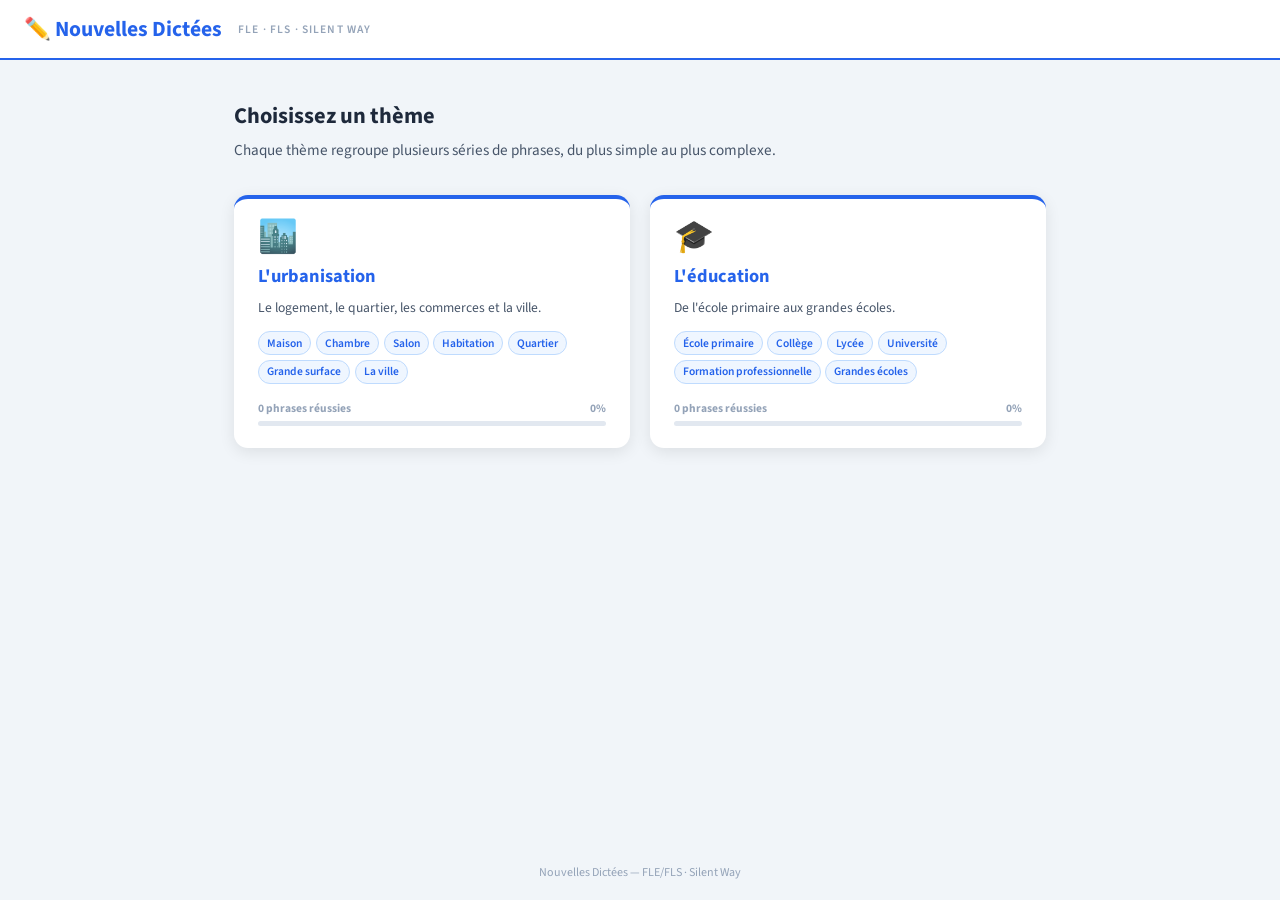
<file: index.html>
<!DOCTYPE html>
<html lang="fr">
<head>
  <meta charset="UTF-8">
  <meta name="viewport" content="width=device-width, initial-scale=1.0">
  <title>Nouvelles Dictées — FLE/FLS</title>
  <link rel="preconnect" href="https://fonts.googleapis.com">
  <link rel="stylesheet" href="https://fonts.googleapis.com/css2?family=Source+Sans+3:wght@400;600;700&family=Lato:wght@400;700&display=swap">
  <style>
    *, *::before, *::after { box-sizing: border-box; margin: 0; padding: 0; }
    :root {
      --bleu:       #2563EB;
      --bleu-clair: #EFF6FF;
      --bleu-bord:  #BFDBFE;
      --vert:       #16A34A;
      --vert-clair: #F0FFF4;
      --gris-1:     #1E293B;
      --gris-2:     #475569;
      --gris-3:     #94A3B8;
      --gris-4:     #E2E8F0;
      --gris-5:     #F8FAFC;
      --blanc:      #FFFFFF;
      --ombre:      0 4px 16px rgba(0,0,0,0.09);
      --rayon:      14px;
      --fonte:      'Source Sans 3', sans-serif;
    }
    body {
      font-family: var(--fonte);
      background: #F1F5F9;
      color: var(--gris-1);
      min-height: 100vh;
      display: flex;
      flex-direction: column;
    }
    header {
      background: var(--blanc);
      border-bottom: 2px solid var(--bleu);
      padding: 0 1.5rem;
      height: 60px;
      display: flex;
      align-items: center;
      gap: 1rem;
    }
    header h1 {
      font-size: 1.35rem;
      font-weight: 700;
      color: var(--bleu);
    }
    header .sous-titre {
      font-size: 0.72rem;
      color: var(--gris-3);
      font-weight: 600;
      letter-spacing: 0.1em;
      text-transform: uppercase;
    }
    main {
      flex: 1;
      padding: 2.5rem 1.5rem;
      max-width: 860px;
      margin: 0 auto;
      width: 100%;
    }
    .intro {
      margin-bottom: 2rem;
    }
    .intro h2 {
      font-size: 1.4rem;
      font-weight: 700;
      color: var(--gris-1);
      margin-bottom: 0.4rem;
    }
    .intro p {
      font-size: 0.95rem;
      color: var(--gris-2);
      line-height: 1.6;
    }
    .grille-themes {
      display: grid;
      grid-template-columns: repeat(auto-fill, minmax(260px, 1fr));
      gap: 1.2rem;
    }
    .carte-theme {
      background: var(--blanc);
      border-radius: var(--rayon);
      box-shadow: var(--ombre);
      border-top: 4px solid var(--bleu);
      padding: 1.4rem 1.5rem;
      text-decoration: none;
      color: inherit;
      display: flex;
      flex-direction: column;
      gap: 0.6rem;
      transition: transform 0.15s, box-shadow 0.15s;
      cursor: pointer;
    }
    .carte-theme:hover {
      transform: translateY(-3px);
      box-shadow: 0 8px 24px rgba(0,0,0,0.13);
    }
    .carte-theme .icone { font-size: 2rem; line-height: 1; }
    .carte-theme .nom {
      font-size: 1.15rem;
      font-weight: 700;
      color: var(--bleu);
    }
    .carte-theme .description {
      font-size: 0.85rem;
      color: var(--gris-2);
      line-height: 1.5;
    }
    .carte-theme .sous-themes {
      display: flex;
      flex-wrap: wrap;
      gap: 0.3rem;
      margin-top: 0.2rem;
    }
    .carte-theme .tag-sous-theme {
      font-size: 0.72rem;
      font-weight: 600;
      background: var(--bleu-clair);
      color: var(--bleu);
      border: 1px solid var(--bleu-bord);
      padding: 0.15rem 0.5rem;
      border-radius: 20px;
    }
    .carte-theme .progression {
      margin-top: 0.4rem;
    }
    .carte-theme .progression-texte {
      display: flex;
      justify-content: space-between;
      font-size: 0.72rem;
      font-weight: 700;
      color: var(--gris-3);
      margin-bottom: 0.25rem;
    }
    .carte-theme .barre {
      height: 5px;
      background: var(--gris-4);
      border-radius: 3px;
      overflow: hidden;
    }
    .carte-theme .barre-fill {
      height: 100%;
      background: var(--vert);
      border-radius: 3px;
      transition: width 0.5s;
    }
    .carte-theme.bientot {
      opacity: 0.5;
      cursor: not-allowed;
      pointer-events: none;
      border-top-color: var(--gris-3);
    }
    .carte-theme.bientot .nom { color: var(--gris-2); }
    .badge-bientot {
      font-size: 0.7rem;
      font-weight: 700;
      background: var(--gris-4);
      color: var(--gris-3);
      padding: 0.1rem 0.5rem;
      border-radius: 20px;
      align-self: flex-start;
    }
    footer {
      text-align: center;
      padding: 1.2rem;
      font-size: 0.75rem;
      color: var(--gris-3);
    }
  </style>
</head>
<body>

<header>
  <h1>✏️ Nouvelles Dictées</h1>
  <span class="sous-titre">FLE · FLS · Silent Way</span>
</header>

<main>
  <div class="intro">
    <h2>Choisissez un thème</h2>
    <p>Chaque thème regroupe plusieurs séries de phrases, du plus simple au plus complexe.</p>
  </div>

  <div class="grille-themes" id="grille"></div>
</main>

<footer>Nouvelles Dictées — FLE/FLS · Silent Way</footer>

<script>
// ── Définition des thèmes englobants ───────────────────────────────────────
const THEMES = [
  {
    id: 'urbanisation',
    nom: "L'urbanisation",
    icone: '🏙️',
    description: "Le logement, le quartier, les commerces et la ville.",
    sousThemes: ['Maison', 'Chambre', 'Salon', 'Habitation', 'Quartier', 'Grande surface', 'La ville'],
    dossier: 'urbanisation/index.html',
    actif: true,
  },
  {
    id: 'education',
    nom: "L'éducation",
    icone: '🎓',
    description: "De l'école primaire aux grandes écoles.",
    sousThemes: ['École primaire', 'Collège', 'Lycée', 'Université', 'Formation professionnelle', 'Grandes écoles'],
    dossier: 'education/index.html',
    actif: true,
  },
  // Futurs thèmes — décommenter quand les dossiers sont prêts :
  // {
  //   id: 'etudes',
  //   nom: "Les études",
  //   icone: '🎓',
  //   description: "De l'école primaire aux grandes écoles.",
  //   sousThemes: ["L'école", "Le collège", "Le lycée", "L'université"],
  //   dossier: 'etudes/index.html',
  //   actif: false,
  // },
  // {
  //   id: 'religions',
  //   nom: "Religions et laïcité",
  //   icone: '🕊️',
  //   description: "Les trois grandes religions en France, les pratiques et la laïcité.",
  //   sousThemes: ["Islam", "Christianisme", "Judaïsme", "La laïcité"],
  //   dossier: 'religions/index.html',
  //   actif: false,
  // },
];

// ── Lecture des stats depuis localStorage ─────────────────────────────────
function lireProgression(id, sousThemes) {
  try {
    const stats = JSON.parse(localStorage.getItem(id + '_stats') || '{}');
    let reussies = 0, total = 0;
    sousThemes.forEach(st => {
      const th = stats[st] || {};
      reussies += Object.values(th).filter(s => s.reussie).length;
      // total sera calculé dynamiquement — on met 0 si inconnu
      total += Object.keys(th).length > 0
        ? Math.max(...Object.keys(th).map(Number)) + 1
        : 0;
    });
    return { reussies, total };
  } catch { return { reussies: 0, total: 0 }; }
}

// ── Rendu des cartes ───────────────────────────────────────────────────────
function construireGrille() {
  const grille = document.getElementById('grille');
  grille.innerHTML = '';

  THEMES.forEach(theme => {
    const { reussies, total } = lireProgression(theme.id, theme.sousThemes);
    const pct = total > 0 ? Math.round(reussies / total * 100) : 0;

    const carte = document.createElement(theme.actif ? 'a' : 'div');
    carte.className = 'carte-theme' + (theme.actif ? '' : ' bientot');
    if (theme.actif) carte.href = theme.dossier;

    const tags = theme.sousThemes.map(st =>
      `<span class="tag-sous-theme">${st}</span>`
    ).join('');

    const progressionHtml = theme.actif ? `
      <div class="progression">
        <div class="progression-texte">
          <span>${reussies} phrase${reussies !== 1 ? 's' : ''} réussie${reussies !== 1 ? 's' : ''}</span>
          <span>${pct}%</span>
        </div>
        <div class="barre"><div class="barre-fill" style="width:${pct}%"></div></div>
      </div>` : '';

    const badgeBientot = !theme.actif
      ? '<span class="badge-bientot">Bientôt disponible</span>' : '';

    carte.innerHTML = `
      <div class="icone">${theme.icone}</div>
      <div class="nom">${theme.nom}</div>
      ${badgeBientot}
      <div class="description">${theme.description}</div>
      <div class="sous-themes">${tags}</div>
      ${progressionHtml}
    `;

    grille.appendChild(carte);
  });
}

construireGrille();
</script>
</body>
</html>
</file>
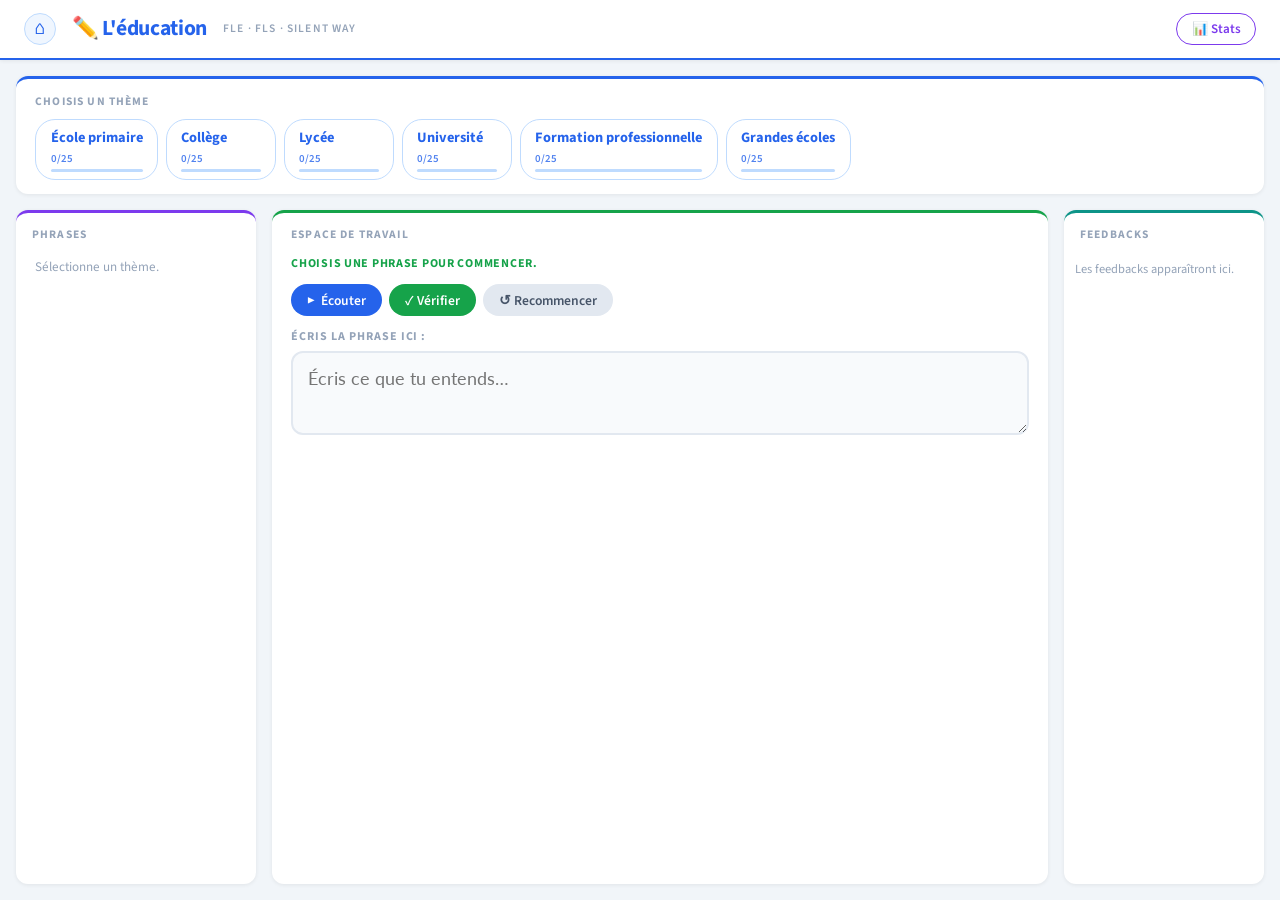
<file: education/index.html>
<!DOCTYPE html>
<html lang="fr">
<head>
  <meta charset="UTF-8">
  <meta name="viewport" content="width=device-width, initial-scale=1.0">
  <title>L'éducation — Nouvelles Dictées FLE/FLS</title>
  <link rel="stylesheet" href="../shared/style.css">
</head>
<body>

  <header>
    <a href="../index.html" class="btn-accueil" title="Retour à l'accueil">⌂</a>
    <h1>✏️ L'éducation</h1>
    <span class="sous-titre">FLE · FLS · Silent Way</span>
    <button id="btn-stats" class="btn-stats-header">📊 Stats</button>
  </header>

  <!-- Panneau statistiques -->
  <div id="panneau-stats" class="cache">
    <div class="stats-fond"></div>
    <div class="stats-panneau">
      <div class="stats-entete">
        <h2>📊 Mes statistiques</h2>
        <button class="btn-fermer" id="btn-fermer-stats">✕</button>
      </div>
      <div id="contenu-stats"></div>
    </div>
  </div>

  <div id="app">

    <!-- Ligne 1 : Thèmes -->
    <section class="carte-themes">
      <h2>Choisis un thème</h2>
      <div id="themes"></div>
    </section>

    <!-- Ligne 2 : trois colonnes -->
    <div class="colonnes">

      <!-- Col 1 : liste des phrases -->
      <section class="carte-phrases" id="section-phrases">
        <h2>Phrases</h2>
        <div id="liste-phrases">
          <p class="hint-vide">Sélectionne un thème.</p>
        </div>
      </section>

      <!-- Col 2 : espace de travail -->
      <section class="carte-travail" id="section-travail">
        <h2>Espace de travail</h2>
        <div class="travail-scroll">

          <div id="indicateur-phrase" class="indicateur-vide">
            Choisis une phrase pour commencer.
          </div>

          <div class="groupe-boutons">
            <button id="btn-ecouter"  class="btn-action btn-ecouter">
              <span class="icone">▶</span> Écouter
            </button>
            <button id="btn-verifier" class="btn-action btn-verifier">✓ Vérifier</button>
            <button id="btn-indice"   class="btn-action btn-indice cache">Indice</button>
            <button id="btn-contexte" class="btn-action btn-contexte cache">Contexte</button>
            <button id="btn-reset"    class="btn-action btn-reset">↺ Recommencer</button>
          </div>

          <div class="zone-saisie">
            <label for="champ-saisie">Écris la phrase ici :</label>
            <textarea id="champ-saisie"
              placeholder="Écris ce que tu entends…"
              autocomplete="off" autocorrect="off"
              autocapitalize="off" spellcheck="false"></textarea>
          </div>

          <div id="zone-resultat"></div>
          <div id="zone-indices"></div>

        </div>
      </section>

      <!-- Col 3 : historique des feedbacks -->
      <section class="carte-historique">
        <h2>Feedbacks</h2>
        <div id="zone-historique">
          <p class="histo-vide">Les feedbacks apparaîtront ici.</p>
        </div>
      </section>

    </div>
  </div>

  <!-- Ordre de chargement : données → utilitaires → modules → orchestration -->
  <script src="data.js"></script>
  <script src="../shared/m1-nettoyage.js"></script>
  <script src="../shared/m2-tokens.js"></script>
  <script src="../shared/m3-alignement.js"></script>
  <script src="m4-classes.js"></script>
  <script src="../shared/m5-ecoute.js"></script>
  <script src="../shared/m6-indices.js"></script>
  <script src="m7-stats.js"></script>
  <script src="app.js"></script>
</body>
</html>
</file>
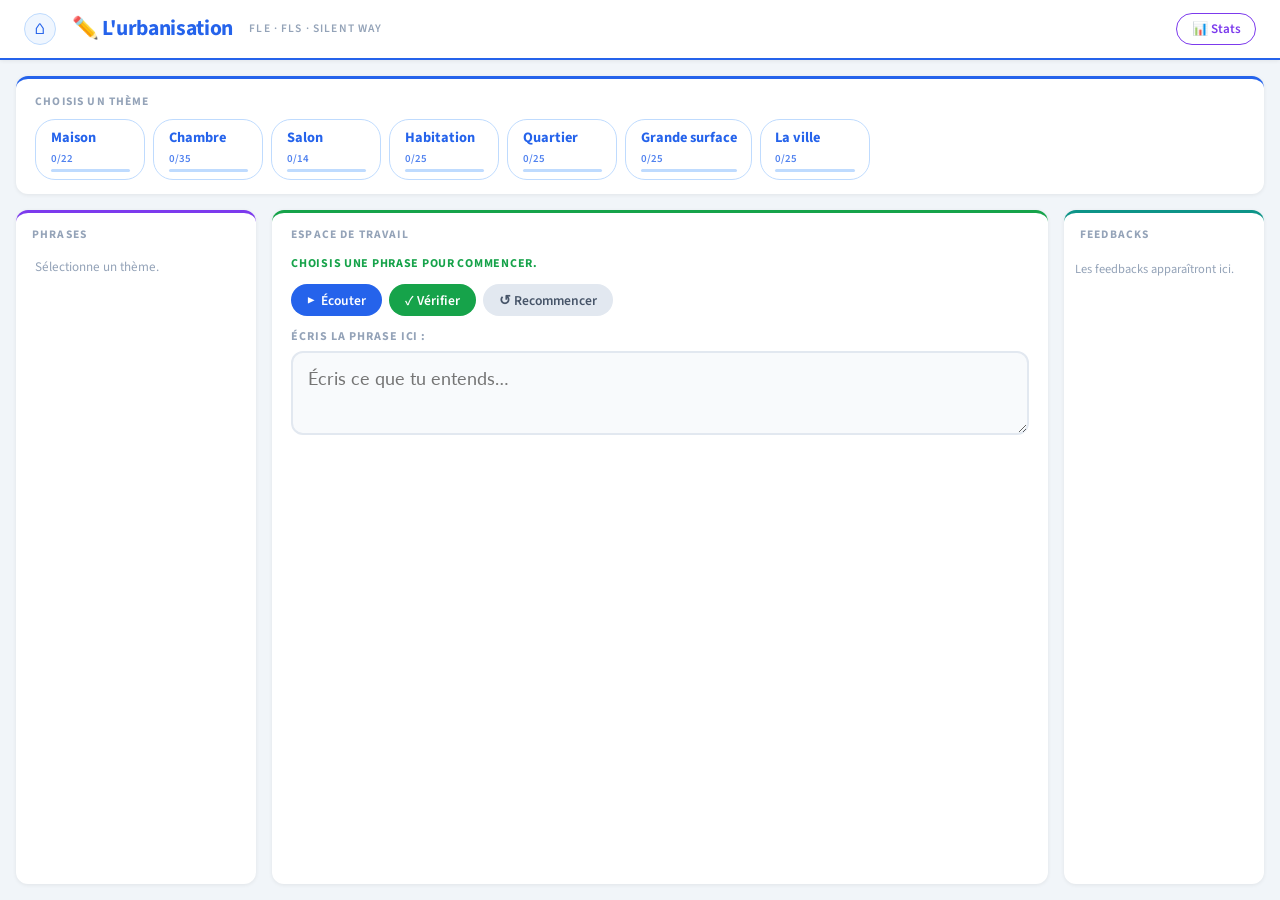
<file: urbanisation/index.html>
<!DOCTYPE html>
<html lang="fr">
<head>
  <meta charset="UTF-8">
  <meta name="viewport" content="width=device-width, initial-scale=1.0">
  <title>L'urbanisation — Nouvelles Dictées FLE/FLS</title>
  <link rel="stylesheet" href="../shared/style.css">
</head>
<body>

  <header>
    <a href="../index.html" class="btn-accueil" title="Retour à l'accueil">⌂</a>
    <h1>✏️ L'urbanisation</h1>
    <span class="sous-titre">FLE · FLS · Silent Way</span>
    <button id="btn-stats" class="btn-stats-header">📊 Stats</button>
  </header>

  <!-- Panneau statistiques -->
  <div id="panneau-stats" class="cache">
    <div class="stats-fond"></div>
    <div class="stats-panneau">
      <div class="stats-entete">
        <h2>📊 Mes statistiques</h2>
        <button class="btn-fermer" id="btn-fermer-stats">✕</button>
      </div>
      <div id="contenu-stats"></div>
    </div>
  </div>

  <div id="app">

    <!-- Ligne 1 : Thèmes -->
    <section class="carte-themes">
      <h2>Choisis un thème</h2>
      <div id="themes"></div>
    </section>

    <!-- Ligne 2 : trois colonnes -->
    <div class="colonnes">

      <!-- Col 1 : liste des phrases -->
      <section class="carte-phrases" id="section-phrases">
        <h2>Phrases</h2>
        <div id="liste-phrases">
          <p class="hint-vide">Sélectionne un thème.</p>
        </div>
      </section>

      <!-- Col 2 : espace de travail -->
      <section class="carte-travail" id="section-travail">
        <h2>Espace de travail</h2>
        <div class="travail-scroll">

          <div id="indicateur-phrase" class="indicateur-vide">
            Choisis une phrase pour commencer.
          </div>

          <div class="groupe-boutons">
            <button id="btn-ecouter"  class="btn-action btn-ecouter">
              <span class="icone">▶</span> Écouter
            </button>
            <button id="btn-verifier" class="btn-action btn-verifier">✓ Vérifier</button>
            <button id="btn-indice"   class="btn-action btn-indice cache">Indice</button>
            <button id="btn-contexte" class="btn-action btn-contexte cache">Contexte</button>
            <button id="btn-reset"    class="btn-action btn-reset">↺ Recommencer</button>
          </div>

          <div class="zone-saisie">
            <label for="champ-saisie">Écris la phrase ici :</label>
            <textarea id="champ-saisie"
              placeholder="Écris ce que tu entends…"
              autocomplete="off" autocorrect="off"
              autocapitalize="off" spellcheck="false"></textarea>
          </div>

          <div id="zone-resultat"></div>
          <div id="zone-indices"></div>

        </div>
      </section>

      <!-- Col 3 : historique des feedbacks -->
      <section class="carte-historique">
        <h2>Feedbacks</h2>
        <div id="zone-historique">
          <p class="histo-vide">Les feedbacks apparaîtront ici.</p>
        </div>
      </section>

    </div>
  </div>

  <!-- Ordre de chargement : données → utilitaires → modules → orchestration -->
  <script src="data.js"></script>
  <script src="../shared/m1-nettoyage.js"></script>
  <script src="../shared/m2-tokens.js"></script>
  <script src="../shared/m3-alignement.js"></script>
  <script src="m4-classes.js"></script>
  <script src="../shared/m5-ecoute.js"></script>
  <script src="../shared/m6-indices.js"></script>
  <script src="m7-stats.js"></script>
  <script src="app.js"></script>
</body>
</html>
</file>
<file: shared/style.css>
/* style.css — Dictées FLE/FLS */

@import url('https://fonts.googleapis.com/css2?family=Source+Sans+3:wght@400;600;700&family=Lato:wght@400;700&display=swap');

/* ─── Variables ─────────────────────────────────────────────────────────── */
:root {
  --bleu:        #2563EB;
  --bleu-clair:  #EFF6FF;
  --bleu-bord:   #BFDBFE;
  --vert:        #16A34A;
  --vert-clair:  #F0FFF4;
  --rouge:       #DC2626;
  --rouge-clair: #FEF2F2;
  --orange:      #D97706;
  --orange-clair:#FFFBEB;
  --teal:        #0D9488;
  --violet:      #7C3AED;
  --gris-1:      #1E293B;
  --gris-2:      #475569;
  --gris-3:      #94A3B8;
  --gris-4:      #E2E8F0;
  --gris-5:      #F8FAFC;
  --blanc:       #FFFFFF;
  --ombre-sm:    0 1px 4px rgba(0,0,0,0.07);
  --ombre:       0 4px 16px rgba(0,0,0,0.09);
  --ombre-lg:    0 12px 40px rgba(0,0,0,0.14);
  --rayon:       12px;
  --fonte:       'Source Sans 3', sans-serif;
  --fonte-saisie:'Lato', sans-serif;
  /* Hauteurs fixes pour le calcul de layout */
  --h-header:    60px;
  --h-themes:    92px; /* carte thèmes */
  --gap:         1rem;
}

/* ─── Reset & Base ──────────────────────────────────────────────────────── */
*, *::before, *::after { box-sizing: border-box; margin: 0; padding: 0; }

html, body {
  height: 100%;
  overflow: hidden; /* on gère le scroll nous-mêmes */
}

body {
  font-family: var(--fonte);
  background: #F1F5F9;
  color: var(--gris-1);
  font-size: 15px;
  line-height: 1.5;
}

/* ─── Header ────────────────────────────────────────────────────────────── */
header {
  height: var(--h-header);
  background: var(--blanc);
  border-bottom: 2px solid var(--bleu);
  padding: 0 1.5rem;
  display: flex;
  align-items: center;
  gap: 1rem;
  box-shadow: var(--ombre-sm);
  position: fixed;
  top: 0; left: 0; right: 0;
  z-index: 100;
}

h1 {
  font-family: var(--fonte);
  font-size: 1.35rem;
  font-weight: 700;
  color: var(--bleu);
  letter-spacing: -0.3px;
}

.sous-titre {
  font-size: 0.72rem;
  color: var(--gris-3);
  font-weight: 600;
  letter-spacing: 0.1em;
  text-transform: uppercase;
}

.btn-stats-header {
  margin-left: auto;
  font-family: var(--fonte);
  font-weight: 600;
  font-size: 0.82rem;
  padding: 0.38rem 0.9rem;
  border: 1.5px solid var(--violet);
  border-radius: 20px;
  background: white;
  color: var(--violet);
  cursor: pointer;
  transition: all 0.15s;
  white-space: nowrap;
}
.btn-stats-header:hover { background: #F5F3FF; }

/* ─── Layout principal ──────────────────────────────────────────────────── */
#app {
  position: fixed;
  top: var(--h-header);
  left: 0; right: 0; bottom: 0;
  display: flex;
  flex-direction: column;
  padding: var(--gap);
  gap: var(--gap);
  overflow: hidden;
}

/* ─── Carte thèmes (ligne du haut) ──────────────────────────────────────── */
.carte-themes {
  background: var(--blanc);
  border-radius: var(--rayon);
  box-shadow: var(--ombre-sm);
  padding: 0.85rem 1.2rem;
  border-top: 3px solid var(--bleu);
  flex-shrink: 0;
}

.carte-themes h2 {
  font-size: 0.72rem;
  font-weight: 700;
  color: var(--gris-3);
  text-transform: uppercase;
  letter-spacing: 0.1em;
  margin-bottom: 0.6rem;
}

#themes {
  display: flex;
  flex-wrap: wrap;
  gap: 0.5rem;
}

.btn-theme {
  font-family: var(--fonte);
  font-weight: 600;
  font-size: 0.88rem;
  padding: 0.38rem 0.9rem 0.45rem;
  border: 1.5px solid var(--bleu-bord);
  border-radius: 20px;
  background: var(--blanc);
  color: var(--bleu);
  cursor: pointer;
  transition: all 0.15s;
  display: flex;
  flex-direction: column;
  align-items: flex-start;
  gap: 0.2rem;
  min-width: 110px;
}
.btn-theme:hover { background: var(--bleu-clair); border-color: var(--bleu); }
.btn-theme.actif  { background: var(--bleu); color: white; border-color: var(--bleu); box-shadow: 0 2px 8px rgba(37,99,235,0.3); }

.theme-nom   { font-size: 0.9rem; font-weight: 700; }
.theme-score { font-size: 0.68rem; font-weight: 600; opacity: 0.8; }
.theme-barre { width: 100%; height: 3px; background: rgba(255,255,255,0.3); border-radius: 2px; overflow: hidden; }
.theme-barre-fill { height: 100%; background: white; border-radius: 2px; transition: width 0.4s; }
.btn-theme:not(.actif) .theme-barre { background: var(--bleu-bord); }
.btn-theme:not(.actif) .theme-barre-fill { background: var(--bleu); }

/* ─── Ligne du bas : deux colonnes ──────────────────────────────────────── */
.colonnes {
  display: grid;
  grid-template-columns: 280px 1fr;
  gap: var(--gap);
  flex: 1;
  min-height: 0; /* crucial pour que les enfants scrollent */
}

/* ─── Colonne gauche : liste des phrases ─────────────────────────────────── */
.carte-phrases {
  background: var(--blanc);
  border-radius: var(--rayon);
  box-shadow: var(--ombre-sm);
  border-top: 3px solid #7C3AED;
  display: flex;
  flex-direction: column;
  overflow: hidden;
}

.carte-phrases h2 {
  font-size: 0.72rem;
  font-weight: 700;
  color: var(--gris-3);
  text-transform: uppercase;
  letter-spacing: 0.1em;
  padding: 0.85rem 1rem 0.5rem;
  flex-shrink: 0;
}

#liste-phrases {
  flex: 1;
  overflow-y: auto;
  padding: 0 0.6rem 0.6rem;
}

#liste-phrases::-webkit-scrollbar { width: 5px; }
#liste-phrases::-webkit-scrollbar-track { background: transparent; }
#liste-phrases::-webkit-scrollbar-thumb { background: var(--gris-4); border-radius: 3px; }

.progression-theme {
  padding: 0.5rem 0.6rem;
  background: var(--bleu-clair);
  border-radius: 8px;
  margin-bottom: 0.5rem;
}
.progression-texte {
  display: flex;
  justify-content: space-between;
  font-size: 0.72rem;
  font-weight: 700;
  color: var(--bleu);
  margin-bottom: 0.25rem;
}
.barre-theme { height: 5px; background: var(--bleu-bord); border-radius: 3px; overflow: hidden; }
.barre-theme-fill { height: 100%; background: var(--bleu); border-radius: 3px; transition: width 0.5s; }

.btn-phrase {
  font-family: var(--fonte);
  font-size: 0.82rem;
  text-align: left;
  padding: 0.38rem 0.6rem;
  border: 1px solid transparent;
  border-radius: 7px;
  background: transparent;
  color: var(--gris-2);
  cursor: pointer;
  transition: all 0.12s;
  width: 100%;
  display: flex;
  align-items: center;
  gap: 0.45rem;
  margin-bottom: 0.15rem;
}
.btn-phrase:hover  { background: var(--gris-5); border-color: var(--gris-4); }
.btn-phrase.actif  { background: var(--bleu-clair); border-color: var(--bleu-bord); color: var(--bleu); font-weight: 600; }
.btn-phrase.reussie { color: var(--vert); }
.btn-phrase.reussie.actif { background: var(--vert-clair); border-color: #86EFAC; }

.badge-ok {
  display: inline-flex; align-items: center; justify-content: center;
  width: 18px; height: 18px; border-radius: 50%;
  background: var(--vert); color: white;
  font-size: 0.65rem; font-weight: 800; flex-shrink: 0;
}
.badge-num {
  display: inline-flex; align-items: center; justify-content: center;
  width: 18px; height: 18px; border-radius: 50%;
  background: var(--gris-4); color: var(--gris-2);
  font-size: 0.65rem; font-weight: 700; flex-shrink: 0;
}
.texte-phrase { overflow: hidden; text-overflow: ellipsis; white-space: nowrap; flex: 1; }

/* ─── Colonne droite : espace de travail ─────────────────────────────────── */
.carte-travail {
  background: var(--blanc);
  border-radius: var(--rayon);
  box-shadow: var(--ombre-sm);
  border-top: 3px solid var(--vert);
  display: flex;
  flex-direction: column;
  overflow: hidden;
}

.carte-travail h2 {
  font-size: 0.72rem;
  font-weight: 700;
  color: var(--gris-3);
  text-transform: uppercase;
  letter-spacing: 0.1em;
  padding: 0.85rem 1.2rem 0;
  flex-shrink: 0;
}

/* Zone scrollable interne */
.travail-scroll {
  flex: 1;
  overflow-y: auto;
  padding: 0.7rem 1.2rem 1rem;
  display: flex;
  flex-direction: column;
  gap: 0.7rem;
}
.travail-scroll::-webkit-scrollbar { width: 5px; }
.travail-scroll::-webkit-scrollbar-thumb { background: var(--gris-4); border-radius: 3px; }

#indicateur-phrase {
  font-size: 0.75rem;
  font-weight: 700;
  color: var(--vert);
  text-transform: uppercase;
  letter-spacing: 0.06em;
}

.groupe-boutons {
  display: flex;
  flex-wrap: wrap;
  gap: 0.45rem;
}

.btn-action {
  font-family: var(--fonte);
  font-weight: 600;
  font-size: 0.85rem;
  padding: 0.42rem 1rem;
  border: none;
  border-radius: 20px;
  cursor: pointer;
  display: flex;
  align-items: center;
  gap: 0.35rem;
  transition: all 0.15s;
  white-space: nowrap;
}
.btn-action:hover  { filter: brightness(1.07); transform: translateY(-1px); }
.btn-action:active { transform: translateY(0); }

.btn-ecouter  { background: var(--bleu);   color: white; }
.btn-ecouter.lecture { background: #1D4ED8; animation: pulse 1s infinite; }
.btn-verifier { background: var(--vert);   color: white; }
.btn-indice   { background: var(--orange); color: white; }
.btn-contexte { background: var(--teal);   color: white; }
.btn-reset    { background: var(--gris-4); color: var(--gris-2); }

@keyframes pulse { 0%,100%{opacity:1} 50%{opacity:.7} }

/* ─── Champ de saisie ───────────────────────────────────────────────────── */
.zone-saisie label {
  display: block;
  font-size: 0.75rem;
  font-weight: 700;
  color: var(--gris-3);
  text-transform: uppercase;
  letter-spacing: 0.08em;
  margin-bottom: 0.35rem;
}

#champ-saisie {
  width: 100%;
  min-height: 70px;
  max-height: 120px;
  font-family: var(--fonte-saisie);
  font-size: 1.15rem;
  color: var(--gris-1);
  padding: 0.65rem 0.9rem;
  border: 2px solid var(--gris-4);
  border-radius: var(--rayon);
  background: var(--gris-5);
  resize: vertical;
  transition: border-color 0.2s, box-shadow 0.2s;
  line-height: 1.6;
}
#champ-saisie:focus {
  outline: none;
  border-color: var(--bleu);
  box-shadow: 0 0 0 3px rgba(37,99,235,0.1);
  background: white;
}

/* ─── Messages résultat ─────────────────────────────────────────────────── */
.message {
  display: flex;
  align-items: flex-start;
  gap: 0.55rem;
  padding: 0.65rem 0.9rem;
  border-radius: 9px;
  font-weight: 600;
  font-size: 0.9rem;
}
.message .icone-msg { font-size: 1rem; flex-shrink: 0; margin-top: 0.05rem; }
.message.succes    { background: var(--vert-clair);   color: var(--vert);   border: 1.5px solid #86EFAC; }
.message.erreur    { background: var(--rouge-clair);  color: var(--rouge);  border: 1.5px solid #FCA5A5; }
.message.attention { background: var(--orange-clair); color: var(--orange); border: 1.5px solid #FCD34D; }

/* ─── Indices ───────────────────────────────────────────────────────────── */
#zone-indices { display: flex; flex-direction: column; gap: 0.5rem; }

.indice {
  display: flex;
  align-items: flex-start;
  gap: 0.6rem;
  padding: 0.6rem 0.8rem;
  border-radius: 9px;
  font-size: 0.88rem;
  line-height: 1.5;
}
.num-indice {
  display: inline-flex; align-items: center; justify-content: center;
  width: 20px; height: 20px; border-radius: 50%;
  font-weight: 800; font-size: 0.7rem; flex-shrink: 0; margin-top: 0.1rem;
}
.indice-1 { background: var(--bleu-clair); color: #1E40AF; border: 1px solid var(--bleu-bord); }
.indice-1 .num-indice { background: var(--bleu); color: white; }
.indice-2 { background: #F5F3FF; color: #5B21B6; border: 1px solid #DDD6FE; }
.indice-2 .num-indice { background: var(--violet); color: white; }
.indice-3 { background: var(--orange-clair); color: #92400E; border: 1px solid #FCD34D; }
.indice-3 .num-indice { background: var(--orange); color: white; }
.indice-4 { background: var(--vert-clair); color: #14532D; border: 1px solid #86EFAC; }
.indice-4 .num-indice { background: var(--vert); color: white; }
.indice-c { background: #F0FDFA; color: #134E4A; border: 1px solid #99F6E4; }
.indice-c .num-indice { background: var(--teal); color: white; font-size: 0.6rem; }

.phrase-soulignee {
  font-family: var(--fonte-saisie);
  font-size: 1.05rem;
  margin-top: 0.4rem;
  line-height: 1.9;
}
.mot-erreur {
  text-decoration: underline wavy var(--rouge);
  color: var(--rouge);
  font-weight: 700;
  cursor: help;
  background: var(--rouge-clair);
  padding: 0 2px;
  border-radius: 3px;
}
.mot-ok { color: var(--vert); }

.phrase-correction {
  font-family: var(--fonte-saisie);
  font-size: 1.05rem;
  color: var(--vert);
  font-weight: 700;
  margin-top: 0.35rem;
  padding: 0.4rem 0.7rem;
  background: white;
  border-radius: 7px;
  border-left: 3px solid var(--vert);
}

.liste-contexte {
  margin-top: 0.35rem;
  padding-left: 1.1rem;
  display: flex; flex-direction: column; gap: 0.2rem;
  font-size: 0.87rem;
}

/* ─── Cache ─────────────────────────────────────────────────────────────── */
.cache { display: none !important; }

/* ─── Panneau statistiques ───────────────────────────────────────────────── */
#panneau-stats {
  position: fixed; inset: 0; z-index: 200;
  display: flex; align-items: center; justify-content: center;
}
#panneau-stats.cache { display: none !important; }
.stats-fond {
  position: absolute; inset: 0;
  background: rgba(0,0,0,0.4); backdrop-filter: blur(3px);
}
.stats-panneau {
  position: relative; z-index: 1;
  background: white; border-radius: 16px;
  box-shadow: var(--ombre-lg);
  padding: 1.4rem; width: 90%; max-width: 500px;
  max-height: 80vh; overflow-y: auto;
}
.stats-entete {
  display: flex; align-items: center; justify-content: space-between;
  margin-bottom: 1rem;
}
.stats-entete h2 { font-size: 1.1rem; font-weight: 700; color: var(--gris-1); }
.btn-fermer {
  width: 28px; height: 28px; border-radius: 50%;
  border: none; background: var(--gris-4); color: var(--gris-2);
  font-size: 0.9rem; cursor: pointer; display: flex;
  align-items: center; justify-content: center; transition: background 0.15s;
}
.btn-fermer:hover { background: #CBD5E0; }

.stats-theme {
  padding: 0.85rem; border-radius: 10px;
  border: 1px solid var(--gris-4); margin-bottom: 0.7rem;
}
.stats-theme-titre { font-weight: 700; font-size: 0.95rem; color: var(--gris-1); margin-bottom: 0.5rem; }
.stats-barre-wrap { display: flex; align-items: center; gap: 0.6rem; margin-bottom: 0.45rem; }
.stats-barre { flex: 1; height: 7px; background: var(--gris-4); border-radius: 4px; overflow: hidden; }
.stats-barre-fill { height: 100%; background: var(--vert); border-radius: 4px; transition: width 0.5s; }
.stats-pct { font-weight: 800; font-size: 0.82rem; color: var(--vert); min-width: 34px; text-align: right; }
.stats-chiffres {
  display: flex; flex-wrap: wrap; gap: 0.4rem;
  font-size: 0.77rem; color: var(--gris-2); font-weight: 600;
}
.stats-chiffres span { background: var(--gris-5); padding: 0.18rem 0.55rem; border-radius: 20px; }
.stats-erreurs { margin-top: 0.55rem; }
.stats-erreurs-titre { font-size: 0.75rem; font-weight: 700; color: var(--rouge); margin-bottom: 0.3rem; }
.stats-erreurs ul { display: flex; flex-wrap: wrap; gap: 0.3rem; list-style: none; padding: 0; }
.stats-erreurs li {
  background: var(--rouge-clair); padding: 0.12rem 0.5rem;
  border-radius: 20px; font-size: 0.78rem; display: flex; align-items: center; gap: 0.25rem;
}
.count-erreur { font-weight: 800; color: var(--rouge); }
.stats-vide { text-align: center; color: var(--gris-3); padding: 1.5rem; font-size: 0.9rem; line-height: 1.7; }

/* ─── Confetti ──────────────────────────────────────────────────────────── */
.confetti {
  position: fixed; top: -10px;
  border-radius: 2px; z-index: 9999; pointer-events: none;
  animation: tomber linear forwards;
}
@keyframes tomber {
  0%   { transform: translateY(0) rotate(0deg); opacity: 1; }
  100% { transform: translateY(100vh) rotate(720deg); opacity: 0; }
}

/* ─── Responsive ────────────────────────────────────────────────────────── */
@media (max-width: 680px) {
  .colonnes { grid-template-columns: 1fr; overflow-y: auto; }
  .carte-phrases, .carte-travail { min-height: 300px; }
  html, body { overflow: auto; }
  #app { overflow-y: auto; position: static; padding-top: calc(var(--h-header) + var(--gap)); }
}

/* ─── Layout 3 colonnes ──────────────────────────────────────────────────── */
.colonnes {
  grid-template-columns: 240px 1fr 200px;
}

/* ─── Colonne historique ─────────────────────────────────────────────────── */
.carte-historique {
  background: var(--blanc);
  border-radius: var(--rayon);
  box-shadow: var(--ombre-sm);
  border-top: 3px solid var(--teal);
  display: flex;
  flex-direction: column;
  overflow: hidden;
}
.carte-historique h2 {
  font-size: 0.72rem;
  font-weight: 700;
  color: var(--gris-3);
  text-transform: uppercase;
  letter-spacing: 0.1em;
  padding: 0.85rem 1rem 0.5rem;
  flex-shrink: 0;
}
#zone-historique {
  flex: 1;
  overflow-y: auto;
  padding: 0 0.7rem 0.7rem;
  display: flex;
  flex-direction: column;
  gap: 0.35rem;
}
#zone-historique::-webkit-scrollbar { width: 4px; }
#zone-historique::-webkit-scrollbar-thumb { background: var(--gris-4); border-radius: 2px; }

.histo-vide {
  color: var(--gris-3);
  font-size: 0.78rem;
  padding: 0.5rem 0;
  line-height: 1.5;
}
.histo-item {
  display: flex;
  align-items: flex-start;
  gap: 0.4rem;
  padding: 0.4rem 0.55rem;
  border-radius: 7px;
  font-size: 0.78rem;
  line-height: 1.4;
  border: 1px solid transparent;
}
.histo-num {
  display: inline-flex; align-items: center; justify-content: center;
  width: 16px; height: 16px; border-radius: 50%;
  background: var(--gris-4); color: var(--gris-2);
  font-size: 0.62rem; font-weight: 800; flex-shrink: 0; margin-top: 0.1rem;
}
.histo-item.histo-erreur  { background: var(--rouge-clair);  color: var(--rouge);  border-color: #FCA5A5; }
.histo-item.histo-attention{ background: var(--orange-clair); color: var(--orange); border-color: #FCD34D; }
.histo-item.histo-indice  { background: var(--bleu-clair);   color: #1E40AF;       border-color: var(--bleu-bord); }
.histo-item.corrige       { background: var(--vert-clair);   color: #14532D;       border-color: #86EFAC; opacity: 0.75; }
.histo-item.corrige s     { text-decoration-color: var(--vert); }
.histo-item.corrige .histo-num { background: var(--vert); color: white; }

/* ─── Tags d'erreur dans le message principal ────────────────────────────── */
.tag-erreur {
  display: inline-block;
  font-size: 0.78rem;
  font-weight: 700;
  padding: 0.1rem 0.45rem;
  border-radius: 20px;
  margin: 0 0.15rem;
}
.tag-rouge  { background: #FEE2E2; color: var(--rouge); }
.tag-orange { background: #FEF3C7; color: #92400E; }
.tag-bleu   { background: var(--bleu-clair); color: #1E40AF; }
.tag-violet { background: #F5F3FF; color: #5B21B6; }

/* ─── Divers ─────────────────────────────────────────────────────────────── */
.indicateur-vide { color: var(--gris-3); font-size: 0.8rem; }
.hint-vide { color: var(--gris-3); font-size: 0.82rem; padding: 0.4rem 0.6rem; }

@media (max-width: 900px) {
  .colonnes { grid-template-columns: 200px 1fr; }
  .carte-historique { display: none; }
}
@media (max-width: 680px) {
  .colonnes { grid-template-columns: 1fr; }
}

/* ─── Stats enrichies ────────────────────────────────────────────────────── */
.erreur-item {
  display: flex; align-items: center; gap: 0.4rem;
  padding: 0.25rem 0.5rem; border-radius: 6px;
  transition: background 0.12s;
}
.erreur-item:hover { background: #FEE2E2; }

.btn-retour-stats {
  font-family: var(--fonte); font-size: 0.82rem; font-weight: 600;
  color: var(--bleu); background: var(--bleu-clair);
  border: 1.5px solid var(--bleu-bord); border-radius: 20px;
  padding: 0.3rem 0.8rem; cursor: pointer; margin-bottom: 0.8rem;
  transition: background 0.15s;
}
.btn-retour-stats:hover { background: #DBEAFE; }

.liste-suggestions { display: flex; flex-direction: column; gap: 0.4rem; }

.phrase-suggestion {
  display: flex; align-items: baseline; gap: 0.5rem;
  padding: 0.5rem 0.7rem; border-radius: 8px;
  border: 1px solid var(--gris-4); background: var(--gris-5);
  cursor: pointer; transition: all 0.12s;
}
.phrase-suggestion:hover { background: var(--bleu-clair); border-color: var(--bleu-bord); }

.suggestion-theme {
  font-size: 0.68rem; font-weight: 700; color: var(--bleu);
  text-transform: uppercase; letter-spacing: 0.08em;
  white-space: nowrap; flex-shrink: 0;
}
.suggestion-phrase {
  font-size: 0.85rem; color: var(--gris-2);
  overflow: hidden; text-overflow: ellipsis; white-space: nowrap;
}

/* ─── Suggestion de renforcement ─────────────────────────────────────────── */
.suggestion-renforcement {
  display: flex; align-items: flex-start; gap: 0.5rem;
  padding: 0.55rem 0.8rem; border-radius: 9px; margin-top: 0.5rem;
  background: #F5F3FF; border: 1.5px solid #DDD6FE;
  font-size: 0.87rem; color: #5B21B6;
}
.suggestion-icone { flex-shrink: 0; font-size: 1rem; }
.btn-suggestion {
  font-family: var(--fonte); font-size: 0.84rem; font-weight: 700;
  color: var(--violet); background: none; border: none;
  text-decoration: underline; cursor: pointer; padding: 0;
}
.btn-suggestion:hover { color: #4C1D95; }

/* ─── Bouton retour accueil ──────────────────────────────────────────────── */
.btn-accueil {
  display: inline-flex; align-items: center; justify-content: center;
  width: 32px; height: 32px; border-radius: 50%;
  background: var(--bleu-clair); color: var(--bleu);
  border: 1.5px solid var(--bleu-bord);
  font-size: 1rem; text-decoration: none;
  flex-shrink: 0;
  transition: background 0.15s;
}
.btn-accueil:hover { background: #DBEAFE; }
</file>
